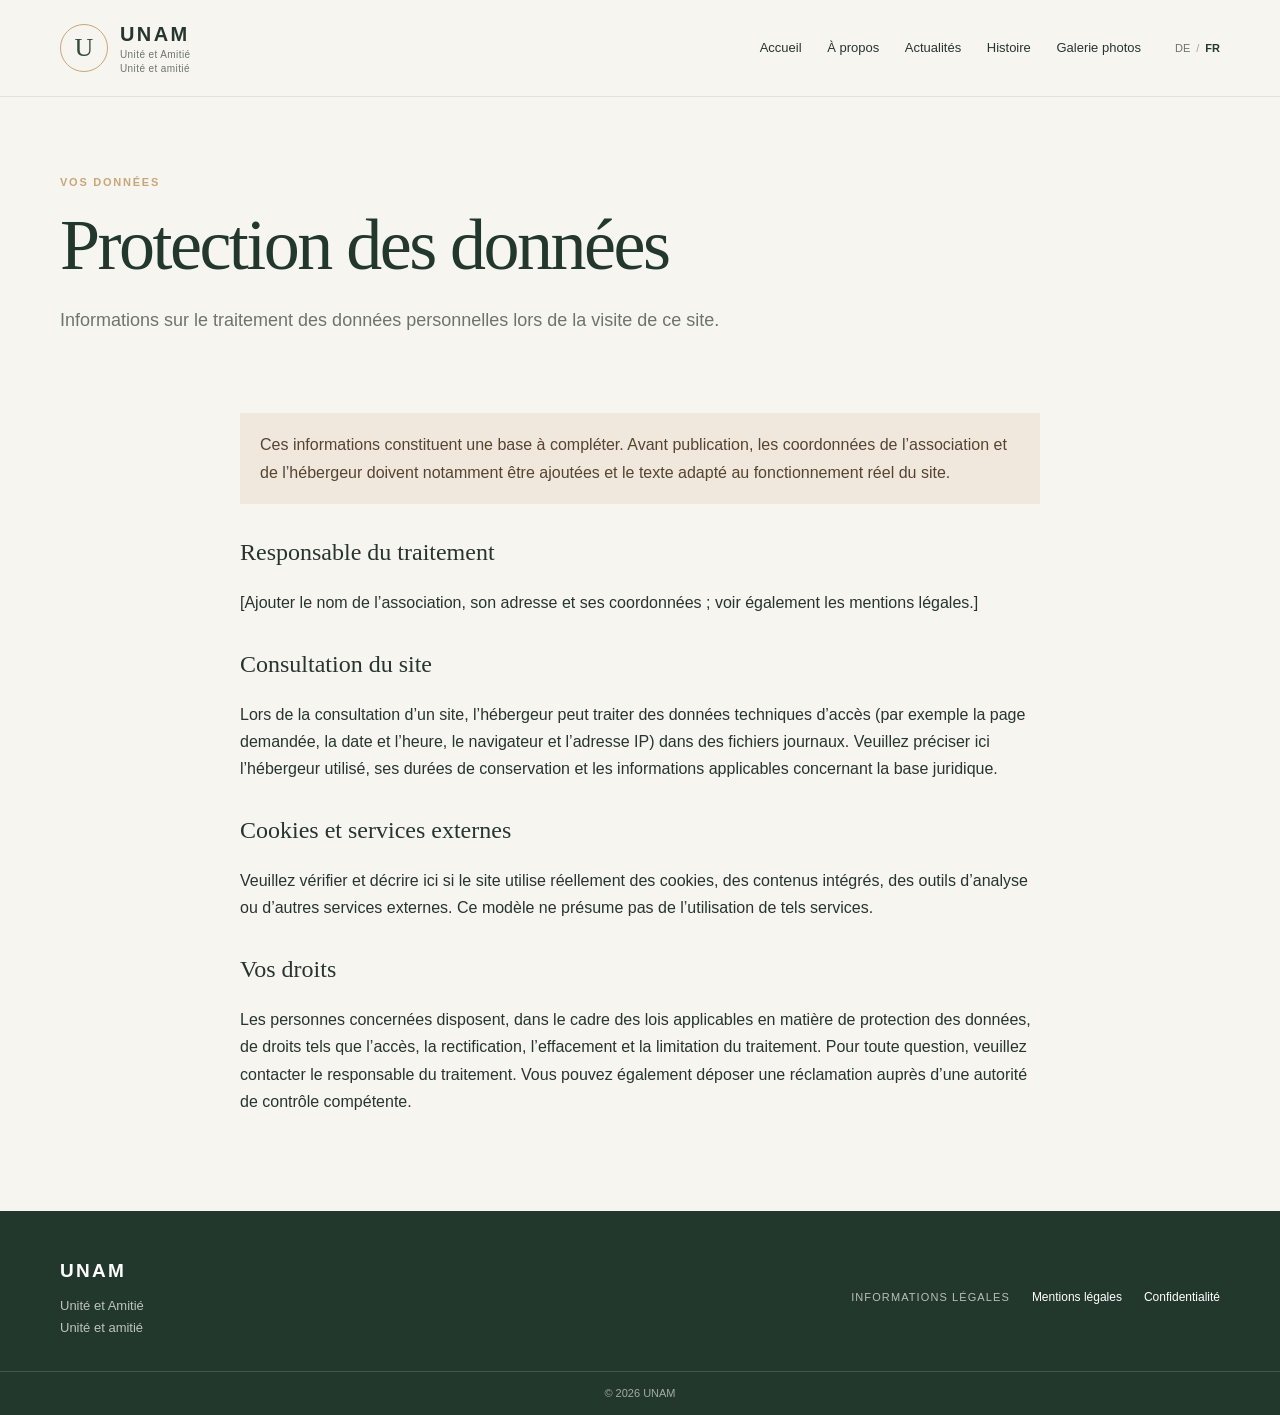
<file: datenschutz-fr.html>
<!DOCTYPE html>
<html lang="fr">
<head>
    <meta charset="UTF-8">
    <meta name="viewport" content="width=device-width, initial-scale=1.0">
    <meta name="description" content="Protection des données du site UNAM et informations sur le traitement des données personnelles.">
    <title>Confidentialité — UNAM</title>
    <link rel="stylesheet" href="style.css">
</head>
<body>
    <header class="site-header">
        <div class="container header-container">
            <a class="brand" href="index-fr.html" aria-label="UNAM — Unité et Amitié">
                <span class="brand-mark" aria-hidden="true">U</span>
                <span class="brand-copy">
                    <strong>UNAM</strong>
                    <span>Unité et Amitié</span>
                    <span>Unité et amitié</span>
                </span>
            </a>
            <button class="menu-toggle" type="button" aria-expanded="false" aria-controls="main-menu" data-open-label="Ouvrir le menu" data-close-label="Fermer le menu">
                <span class="sr-only">Ouvrir le menu</span>
                <span aria-hidden="true" class="menu-icon"></span>
            </button>
            <nav class="site-nav" aria-label="Navigation principale">
                <ul class="menu" id="main-menu">
                    <li><a href="index-fr.html">Accueil</a></li>
                    <li><a href="about-fr.html">À propos</a></li>
                    <li><a href="aktuelles-fr.html">Actualités</a></li>
                    <li><a href="historie-fr.html">Histoire</a></li>
                    <li><a href="galerie-fr.html">Galerie photos</a></li>
                </ul>
            </nav>
            <div class="language-switch" aria-label="Choisir la langue">
                <a href="datenschutz.html" lang="de">DE</a>
                <span aria-hidden="true">/</span>
                <a href="datenschutz-fr.html" lang="fr" aria-current="true">FR</a>
            </div>
        </div>
    </header>

    <main class="page-main">
        <section class="page-hero container">
            <p class="eyebrow">Vos données</p>
            <h1>Protection des données</h1>
            <p class="page-lead">Informations sur le traitement des données personnelles lors de la visite de ce site.</p>
        </section>

        <section class="container legal-content">
            <p class="legal-notice">Ces informations constituent une base à compléter. Avant publication, les coordonnées de l’association et de l’hébergeur doivent notamment être ajoutées et le texte adapté au fonctionnement réel du site.</p>

            <h2>Responsable du traitement</h2>
            <p>[Ajouter le nom de l’association, son adresse et ses coordonnées ; voir également les mentions légales.]</p>

            <h2>Consultation du site</h2>
            <p>Lors de la consultation d’un site, l’hébergeur peut traiter des données techniques d’accès (par exemple la page demandée, la date et l’heure, le navigateur et l’adresse IP) dans des fichiers journaux. Veuillez préciser ici l’hébergeur utilisé, ses durées de conservation et les informations applicables concernant la base juridique.</p>

            <h2>Cookies et services externes</h2>
            <p>Veuillez vérifier et décrire ici si le site utilise réellement des cookies, des contenus intégrés, des outils d’analyse ou d’autres services externes. Ce modèle ne présume pas de l’utilisation de tels services.</p>

            <h2>Vos droits</h2>
            <p>Les personnes concernées disposent, dans le cadre des lois applicables en matière de protection des données, de droits tels que l’accès, la rectification, l’effacement et la limitation du traitement. Pour toute question, veuillez contacter le responsable du traitement. Vous pouvez également déposer une réclamation auprès d’une autorité de contrôle compétente.</p>
        </section>
    </main>

    <footer>
        <div class="container footer-container">
            <div class="footer-section">
                <a class="footer-brand" href="index-fr.html">UNAM</a>
                <p>Unité et Amitié<br>Unité et amitié</p>
            </div>
            <div class="footer-section footer-legal">
                <h2>Informations légales</h2>
                <a href="impressum-fr.html">Mentions légales</a>
                <a href="datenschutz-fr.html">Confidentialité</a>
            </div>
        </div>
        <div class="footer-bottom"><p>© 2026 UNAM</p></div>
    </footer>

    <script>
        (function () {
            var button = document.querySelector('.menu-toggle');
            var menu = document.getElementById('main-menu');
            if (!button || !menu) return;
            button.addEventListener('click', function () {
                var isOpen = button.getAttribute('aria-expanded') === 'true';
                button.setAttribute('aria-expanded', String(!isOpen));
                menu.classList.toggle('is-open', !isOpen);
                button.closest('.header-container').querySelector('.site-nav').classList.toggle('is-open', !isOpen);
                button.querySelector('.sr-only').textContent = isOpen
                    ? button.getAttribute('data-open-label')
                    : button.getAttribute('data-close-label');
            });
        }());
    </script>
</body>
</html>
</file>
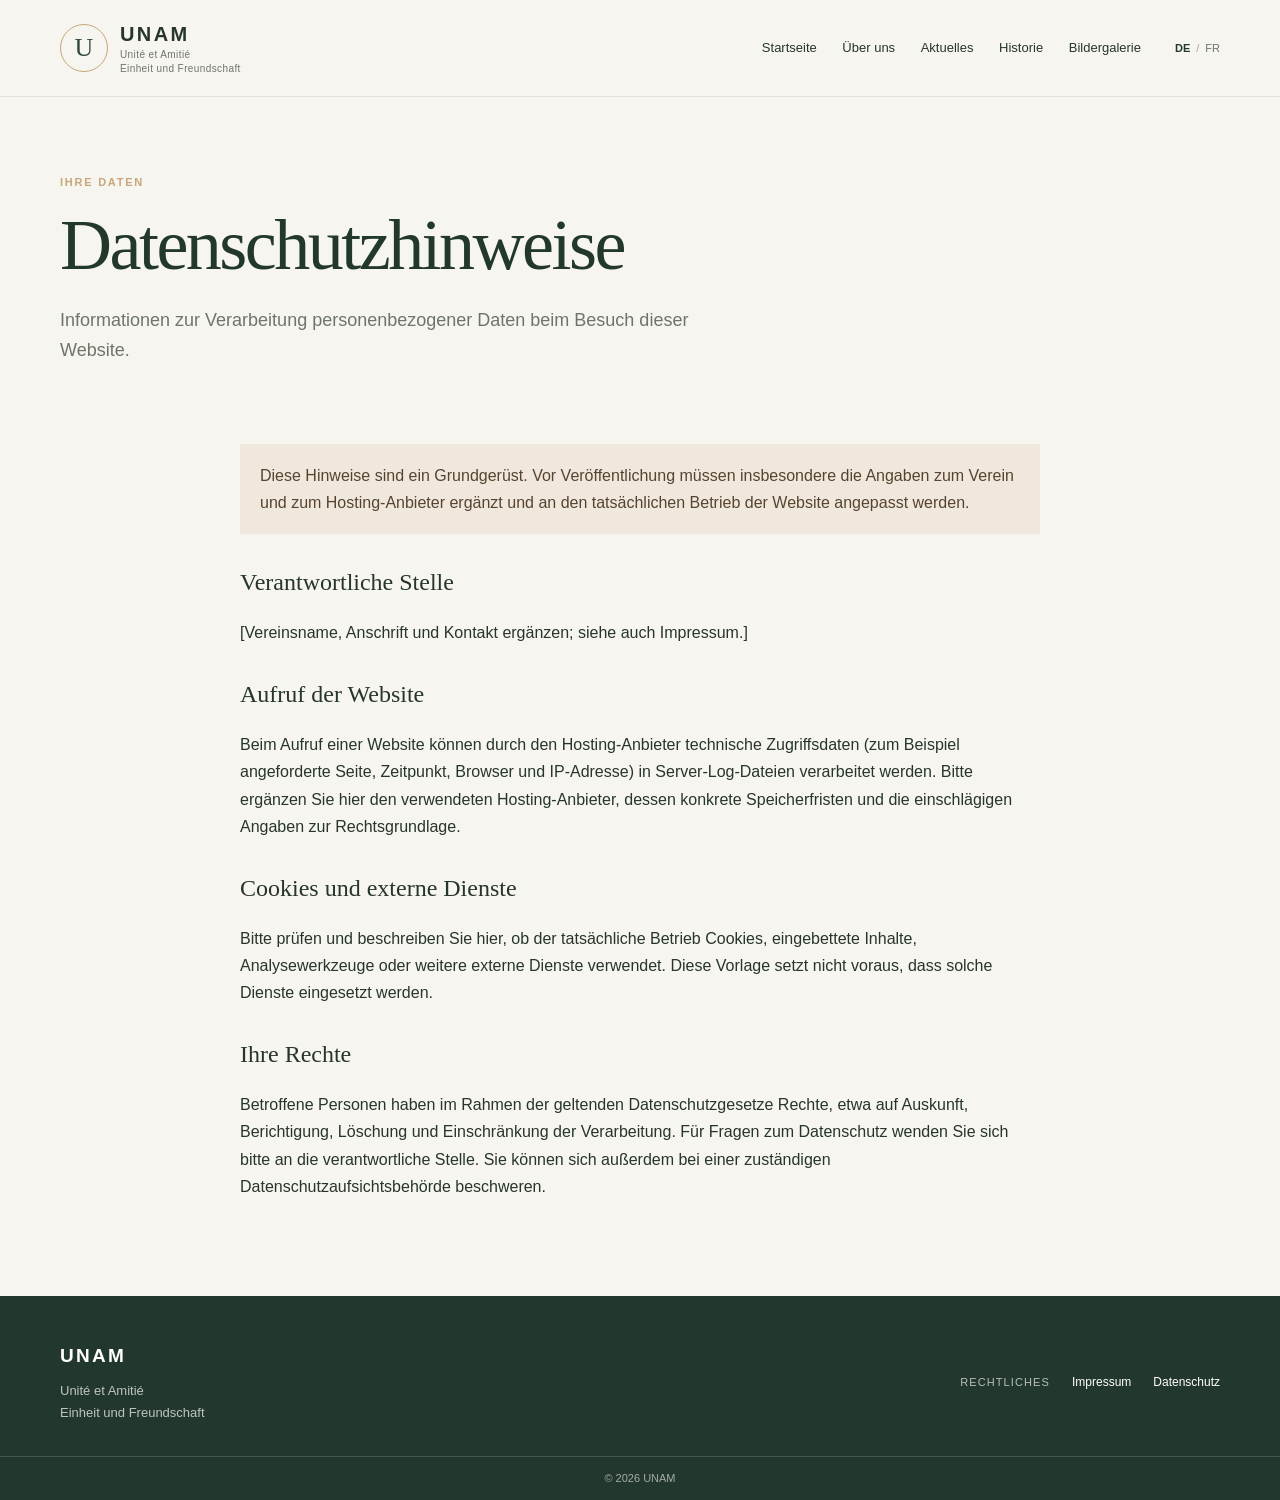
<file: datenschutz.html>
<!DOCTYPE html>
<html lang="de">
<head>
    <meta charset="UTF-8">
    <meta name="viewport" content="width=device-width, initial-scale=1.0">
    <meta name="description" content="Datenschutzhinweise zur UNAM-Website und Hinweise zur Datenverarbeitung.">
    <title>Datenschutz — UNAM</title>
    <link rel="stylesheet" href="style.css">
</head>
<body>
    <header class="site-header">
        <div class="container header-container">
            <a class="brand" href="index.html" aria-label="UNAM — Unité et Amitié">
                <span class="brand-mark" aria-hidden="true">U</span>
                <span class="brand-copy">
                    <strong>UNAM</strong>
                    <span>Unité et Amitié</span>
                    <span>Einheit und Freundschaft</span>
                </span>
            </a>
            <button class="menu-toggle" type="button" aria-expanded="false" aria-controls="main-menu" data-open-label="Menü öffnen" data-close-label="Menü schließen">
                <span class="sr-only">Menü öffnen</span>
                <span aria-hidden="true" class="menu-icon"></span>
            </button>
            <nav class="site-nav" aria-label="Hauptnavigation">
                <ul class="menu" id="main-menu">
                    <li><a href="index.html">Startseite</a></li>
                    <li><a href="about.html">Über uns</a></li>
                    <li><a href="aktuelles.html">Aktuelles</a></li>
                    <li><a href="historie.html">Historie</a></li>
                    <li><a href="galerie.html">Bildergalerie</a></li>
                </ul>
            </nav>
            <div class="language-switch" aria-label="Sprache wählen">
                <a href="datenschutz.html" lang="de" aria-current="true">DE</a>
                <span aria-hidden="true">/</span>
                <a href="datenschutz-fr.html" lang="fr">FR</a>
            </div>
        </div>
    </header>

    <main class="page-main">
        <section class="page-hero container">
            <p class="eyebrow">Ihre Daten</p>
            <h1>Datenschutzhinweise</h1>
            <p class="page-lead">Informationen zur Verarbeitung personenbezogener Daten beim Besuch dieser Website.</p>
        </section>

        <section class="container legal-content">
            <p class="legal-notice">Diese Hinweise sind ein Grundgerüst. Vor Veröffentlichung müssen insbesondere die Angaben zum Verein und zum Hosting-Anbieter ergänzt und an den tatsächlichen Betrieb der Website angepasst werden.</p>

            <h2>Verantwortliche Stelle</h2>
            <p>[Vereinsname, Anschrift und Kontakt ergänzen; siehe auch Impressum.]</p>

            <h2>Aufruf der Website</h2>
            <p>Beim Aufruf einer Website können durch den Hosting-Anbieter technische Zugriffsdaten (zum Beispiel angeforderte Seite, Zeitpunkt, Browser und IP-Adresse) in Server-Log-Dateien verarbeitet werden. Bitte ergänzen Sie hier den verwendeten Hosting-Anbieter, dessen konkrete Speicherfristen und die einschlägigen Angaben zur Rechtsgrundlage.</p>

            <h2>Cookies und externe Dienste</h2>
            <p>Bitte prüfen und beschreiben Sie hier, ob der tatsächliche Betrieb Cookies, eingebettete Inhalte, Analysewerkzeuge oder weitere externe Dienste verwendet. Diese Vorlage setzt nicht voraus, dass solche Dienste eingesetzt werden.</p>

            <h2>Ihre Rechte</h2>
            <p>Betroffene Personen haben im Rahmen der geltenden Datenschutzgesetze Rechte, etwa auf Auskunft, Berichtigung, Löschung und Einschränkung der Verarbeitung. Für Fragen zum Datenschutz wenden Sie sich bitte an die verantwortliche Stelle. Sie können sich außerdem bei einer zuständigen Datenschutzaufsichtsbehörde beschweren.</p>
        </section>
    </main>

    <footer>
        <div class="container footer-container">
            <div class="footer-section">
                <a class="footer-brand" href="index.html">UNAM</a>
                <p>Unité et Amitié<br>Einheit und Freundschaft</p>
            </div>
            <div class="footer-section footer-legal">
                <h2>Rechtliches</h2>
                <a href="impressum.html">Impressum</a>
                <a href="datenschutz.html">Datenschutz</a>
            </div>
        </div>
        <div class="footer-bottom"><p>© 2026 UNAM</p></div>
    </footer>

    <script>
        (function () {
            var button = document.querySelector('.menu-toggle');
            var menu = document.getElementById('main-menu');
            if (!button || !menu) return;
            button.addEventListener('click', function () {
                var isOpen = button.getAttribute('aria-expanded') === 'true';
                button.setAttribute('aria-expanded', String(!isOpen));
                menu.classList.toggle('is-open', !isOpen);
                button.closest('.header-container').querySelector('.site-nav').classList.toggle('is-open', !isOpen);
                button.querySelector('.sr-only').textContent = isOpen
                    ? button.getAttribute('data-open-label')
                    : button.getAttribute('data-close-label');
            });
        }());
    </script>
</body>
</html>
</file>
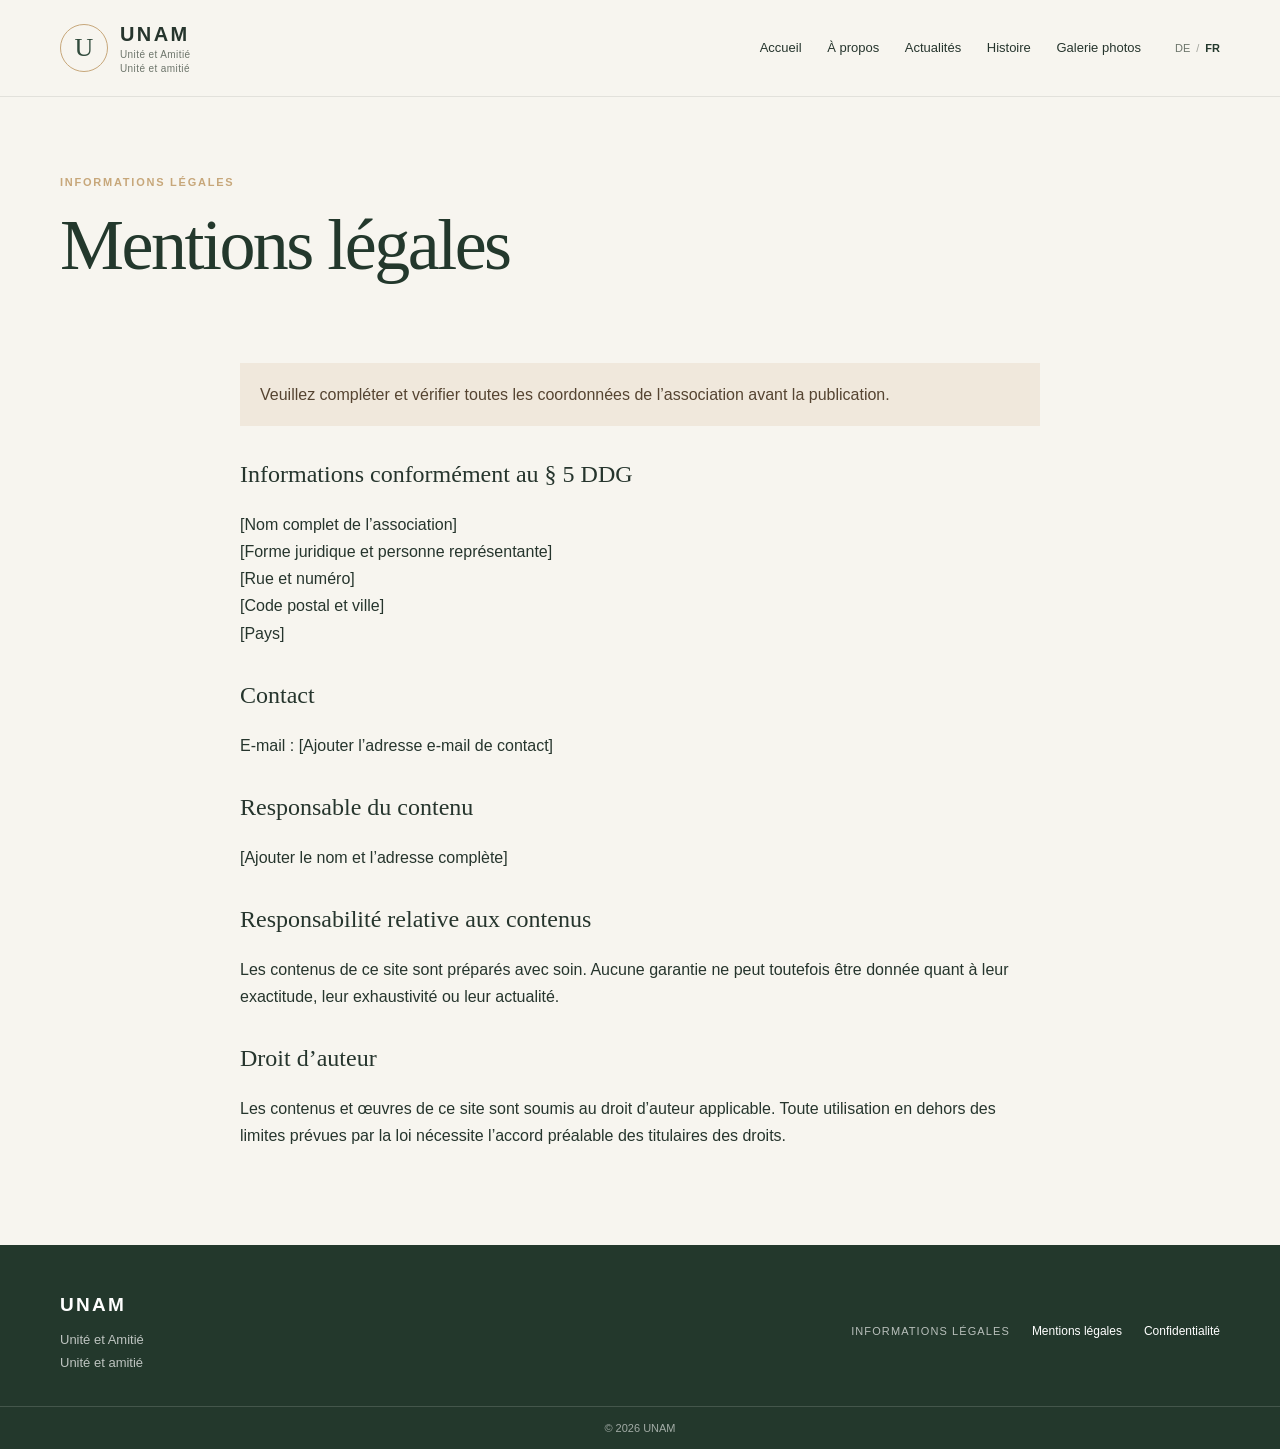
<file: impressum-fr.html>
<!DOCTYPE html>
<html lang="fr">
<head>
    <meta charset="UTF-8">
    <meta name="viewport" content="width=device-width, initial-scale=1.0">
    <meta name="description" content="Mentions légales et informations juridiques du site UNAM.">
    <title>Mentions légales — UNAM</title>
    <link rel="stylesheet" href="style.css">
</head>
<body>
    <header class="site-header">
        <div class="container header-container">
            <a class="brand" href="index-fr.html" aria-label="UNAM — Unité et Amitié">
                <span class="brand-mark" aria-hidden="true">U</span>
                <span class="brand-copy">
                    <strong>UNAM</strong>
                    <span>Unité et Amitié</span>
                    <span>Unité et amitié</span>
                </span>
            </a>
            <button class="menu-toggle" type="button" aria-expanded="false" aria-controls="main-menu" data-open-label="Ouvrir le menu" data-close-label="Fermer le menu">
                <span class="sr-only">Ouvrir le menu</span>
                <span aria-hidden="true" class="menu-icon"></span>
            </button>
            <nav class="site-nav" aria-label="Navigation principale">
                <ul class="menu" id="main-menu">
                    <li><a href="index-fr.html">Accueil</a></li>
                    <li><a href="about-fr.html">À propos</a></li>
                    <li><a href="aktuelles-fr.html">Actualités</a></li>
                    <li><a href="historie-fr.html">Histoire</a></li>
                    <li><a href="galerie-fr.html">Galerie photos</a></li>
                </ul>
            </nav>
            <div class="language-switch" aria-label="Choisir la langue">
                <a href="impressum.html" lang="de">DE</a>
                <span aria-hidden="true">/</span>
                <a href="impressum-fr.html" lang="fr" aria-current="true">FR</a>
            </div>
        </div>
    </header>

    <main class="page-main">
        <section class="page-hero container">
            <p class="eyebrow">Informations légales</p>
            <h1>Mentions légales</h1>
        </section>

        <section class="container legal-content">
            <p class="legal-notice">Veuillez compléter et vérifier toutes les coordonnées de l’association avant la publication.</p>

            <h2>Informations conformément au § 5 DDG</h2>
            <p>[Nom complet de l’association]<br>[Forme juridique et personne représentante]<br>[Rue et numéro]<br>[Code postal et ville]<br>[Pays]</p>

            <h2>Contact</h2>
            <p>E-mail : [Ajouter l’adresse e-mail de contact]</p>

            <h2>Responsable du contenu</h2>
            <p>[Ajouter le nom et l’adresse complète]</p>

            <h2>Responsabilité relative aux contenus</h2>
            <p>Les contenus de ce site sont préparés avec soin. Aucune garantie ne peut toutefois être donnée quant à leur exactitude, leur exhaustivité ou leur actualité.</p>

            <h2>Droit d’auteur</h2>
            <p>Les contenus et œuvres de ce site sont soumis au droit d’auteur applicable. Toute utilisation en dehors des limites prévues par la loi nécessite l’accord préalable des titulaires des droits.</p>
        </section>
    </main>

    <footer>
        <div class="container footer-container">
            <div class="footer-section">
                <a class="footer-brand" href="index-fr.html">UNAM</a>
                <p>Unité et Amitié<br>Unité et amitié</p>
            </div>
            <div class="footer-section footer-legal">
                <h2>Informations légales</h2>
                <a href="impressum-fr.html">Mentions légales</a>
                <a href="datenschutz-fr.html">Confidentialité</a>
            </div>
        </div>
        <div class="footer-bottom"><p>© 2026 UNAM</p></div>
    </footer>

    <script>
        (function () {
            var button = document.querySelector('.menu-toggle');
            var menu = document.getElementById('main-menu');
            if (!button || !menu) return;
            button.addEventListener('click', function () {
                var isOpen = button.getAttribute('aria-expanded') === 'true';
                button.setAttribute('aria-expanded', String(!isOpen));
                menu.classList.toggle('is-open', !isOpen);
                button.closest('.header-container').querySelector('.site-nav').classList.toggle('is-open', !isOpen);
                button.querySelector('.sr-only').textContent = isOpen
                    ? button.getAttribute('data-open-label')
                    : button.getAttribute('data-close-label');
            });
        }());
    </script>
</body>
</html>
</file>
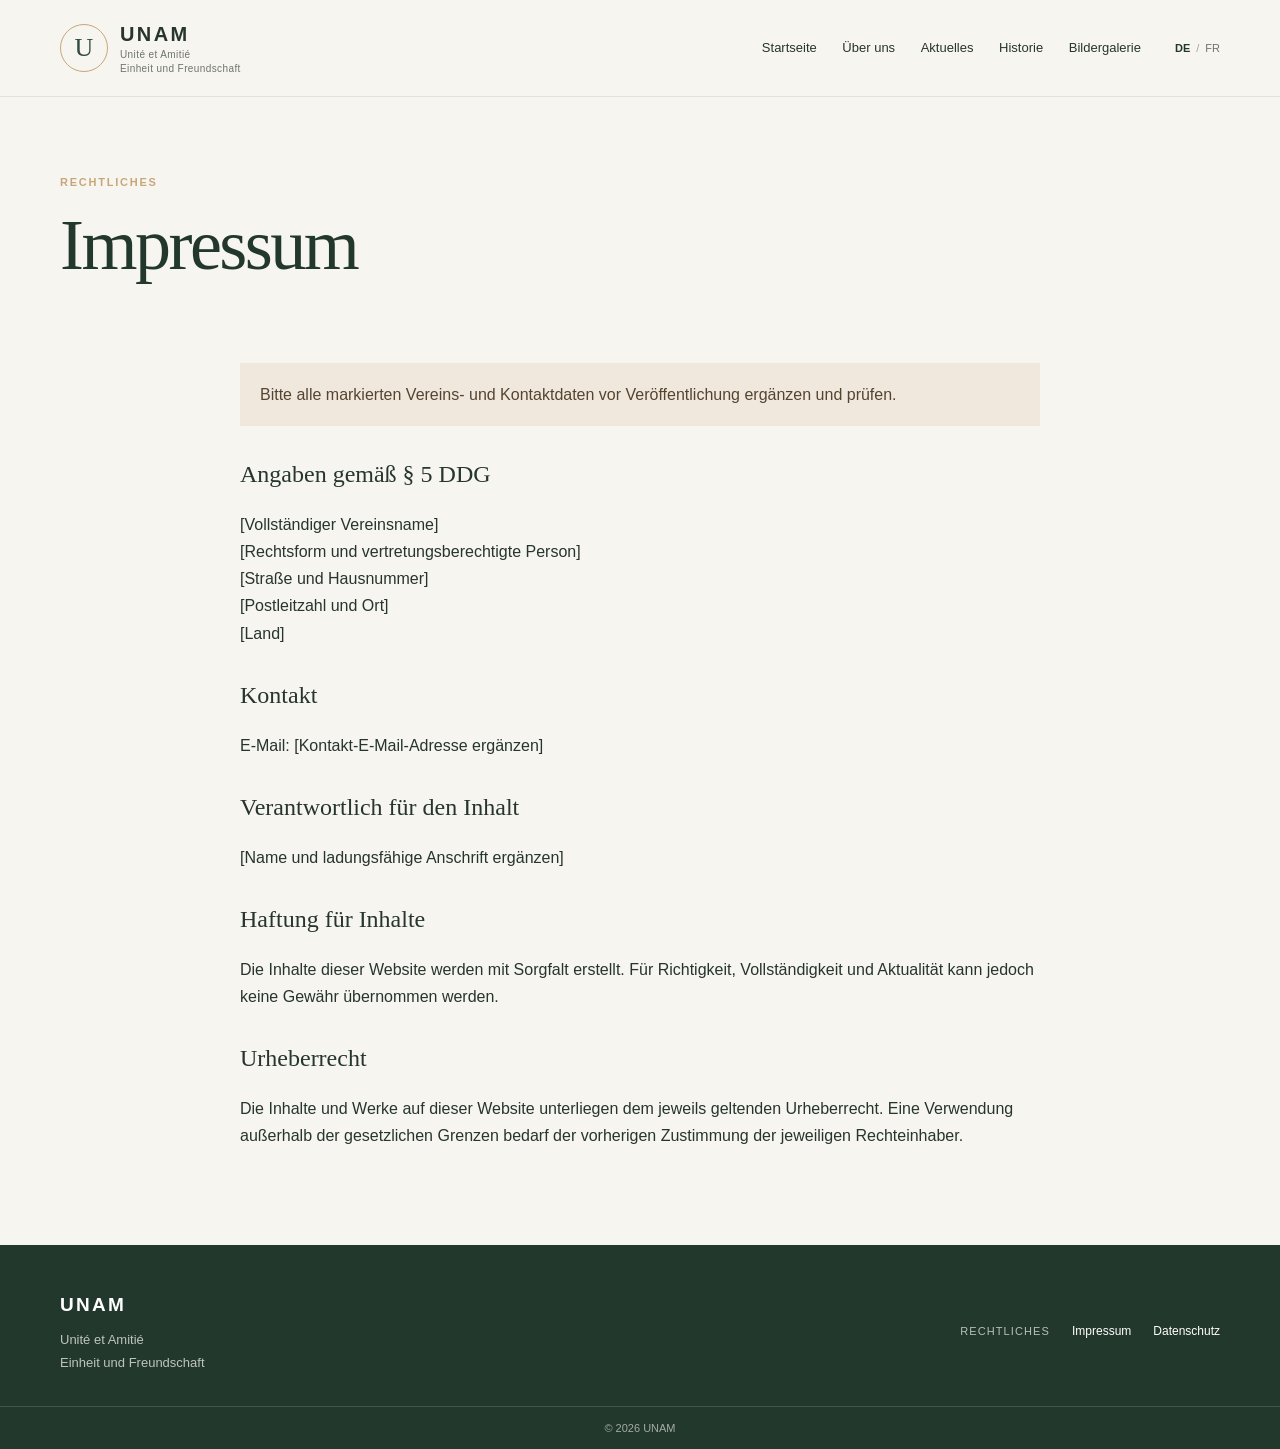
<file: impressum.html>
<!DOCTYPE html>
<html lang="de">
<head>
    <meta charset="UTF-8">
    <meta name="viewport" content="width=device-width, initial-scale=1.0">
    <meta name="description" content="Impressum und rechtliche Angaben zur UNAM-Website.">
    <title>Impressum — UNAM</title>
    <link rel="stylesheet" href="style.css">
</head>
<body>
    <header class="site-header">
        <div class="container header-container">
            <a class="brand" href="index.html" aria-label="UNAM — Unité et Amitié">
                <span class="brand-mark" aria-hidden="true">U</span>
                <span class="brand-copy">
                    <strong>UNAM</strong>
                    <span>Unité et Amitié</span>
                    <span>Einheit und Freundschaft</span>
                </span>
            </a>
            <button class="menu-toggle" type="button" aria-expanded="false" aria-controls="main-menu" data-open-label="Menü öffnen" data-close-label="Menü schließen">
                <span class="sr-only">Menü öffnen</span>
                <span aria-hidden="true" class="menu-icon"></span>
            </button>
            <nav class="site-nav" aria-label="Hauptnavigation">
                <ul class="menu" id="main-menu">
                    <li><a href="index.html">Startseite</a></li>
                    <li><a href="about.html">Über uns</a></li>
                    <li><a href="aktuelles.html">Aktuelles</a></li>
                    <li><a href="historie.html">Historie</a></li>
                    <li><a href="galerie.html">Bildergalerie</a></li>
                </ul>
            </nav>
            <div class="language-switch" aria-label="Sprache wählen">
                <a href="impressum.html" lang="de" aria-current="true">DE</a>
                <span aria-hidden="true">/</span>
                <a href="impressum-fr.html" lang="fr">FR</a>
            </div>
        </div>
    </header>

    <main class="page-main">
        <section class="page-hero container">
            <p class="eyebrow">Rechtliches</p>
            <h1>Impressum</h1>
        </section>

        <section class="container legal-content">
            <p class="legal-notice">Bitte alle markierten Vereins- und Kontaktdaten vor Veröffentlichung ergänzen und prüfen.</p>

            <h2>Angaben gemäß § 5 DDG</h2>
            <p>[Vollständiger Vereinsname]<br>[Rechtsform und vertretungsberechtigte Person]<br>[Straße und Hausnummer]<br>[Postleitzahl und Ort]<br>[Land]</p>

            <h2>Kontakt</h2>
            <p>E-Mail: [Kontakt-E-Mail-Adresse ergänzen]</p>

            <h2>Verantwortlich für den Inhalt</h2>
            <p>[Name und ladungsfähige Anschrift ergänzen]</p>

            <h2>Haftung für Inhalte</h2>
            <p>Die Inhalte dieser Website werden mit Sorgfalt erstellt. Für Richtigkeit, Vollständigkeit und Aktualität kann jedoch keine Gewähr übernommen werden.</p>

            <h2>Urheberrecht</h2>
            <p>Die Inhalte und Werke auf dieser Website unterliegen dem jeweils geltenden Urheberrecht. Eine Verwendung außerhalb der gesetzlichen Grenzen bedarf der vorherigen Zustimmung der jeweiligen Rechteinhaber.</p>
        </section>
    </main>

    <footer>
        <div class="container footer-container">
            <div class="footer-section">
                <a class="footer-brand" href="index.html">UNAM</a>
                <p>Unité et Amitié<br>Einheit und Freundschaft</p>
            </div>
            <div class="footer-section footer-legal">
                <h2>Rechtliches</h2>
                <a href="impressum.html">Impressum</a>
                <a href="datenschutz.html">Datenschutz</a>
            </div>
        </div>
        <div class="footer-bottom"><p>© 2026 UNAM</p></div>
    </footer>

    <script>
        (function () {
            var button = document.querySelector('.menu-toggle');
            var menu = document.getElementById('main-menu');
            if (!button || !menu) return;
            button.addEventListener('click', function () {
                var isOpen = button.getAttribute('aria-expanded') === 'true';
                button.setAttribute('aria-expanded', String(!isOpen));
                menu.classList.toggle('is-open', !isOpen);
                button.closest('.header-container').querySelector('.site-nav').classList.toggle('is-open', !isOpen);
                button.querySelector('.sr-only').textContent = isOpen
                    ? button.getAttribute('data-open-label')
                    : button.getAttribute('data-close-label');
            });
        }());
    </script>
</body>
</html>
</file>
<file: style.css>
:root {
    color-scheme: light;
    --ink: #26352d;
    --muted: #6d756b;
    --green: #314b3c;
    --green-dark: #23382c;
    --sage: #e8ebe2;
    --cream: #f7f5ef;
    --sand: #c7a77a;
    --white: #fff;
    --line: #d9ddd4;
    font-family: 'Trebuchet MS', Arial, sans-serif;
    font-synthesis: none;
    text-rendering: optimizeLegibility;
}

* {
    box-sizing: border-box;
}

body {
    margin: 0;
    background: var(--cream);
    color: var(--ink);
    font-size: 16px;
    line-height: 1.7;
}

img {
    display: block;
    max-width: 100%;
}

a {
    color: inherit;
}

a:focus-visible,
button:focus-visible {
    outline: 3px solid var(--sand);
    outline-offset: 4px;
}

.container {
    width: min(1160px, calc(100% - 48px));
    margin-inline: auto;
}

.sr-only {
    position: absolute;
    width: 1px;
    height: 1px;
    padding: 0;
    margin: -1px;
    overflow: hidden;
    clip: rect(0, 0, 0, 0);
    white-space: nowrap;
    border: 0;
}

/* Header and navigation */
.site-header {
    position: relative;
    z-index: 2;
    background: var(--cream);
    border-bottom: 1px solid rgba(38, 53, 45, .1);
}

.header-container {
    min-height: 96px;
    display: flex;
    align-items: center;
    gap: 34px;
}

.brand {
    display: inline-flex;
    align-items: center;
    gap: 12px;
    text-decoration: none;
    flex-shrink: 0;
}

.brand-mark {
    width: 48px;
    height: 48px;
    display: grid;
    place-items: center;
    border: 1px solid var(--sand);
    border-radius: 50%;
    color: var(--green);
    font-family: Georgia, serif;
    font-size: 26px;
}

.brand-copy {
    display: grid;
    line-height: 1.35;
}

.brand-copy strong {
    font-size: 20px;
    letter-spacing: .12em;
}

.brand-copy span {
    color: var(--muted);
    font-size: 10px;
    letter-spacing: .04em;
}

.site-nav {
    margin-left: auto;
}

.menu {
    display: flex;
    align-items: center;
    gap: clamp(12px, 2vw, 28px);
    margin: 0;
    padding: 0;
    list-style: none;
}

.menu a {
    display: block;
    padding: 10px 0;
    color: var(--ink);
    font-size: 13px;
    text-decoration: none;
    white-space: nowrap;
}

.menu a:hover,
.menu a[aria-current="page"] {
    color: var(--green);
    box-shadow: inset 0 -2px var(--sand);
}

.language-switch {
    display: flex;
    align-items: center;
    gap: 6px;
    color: #a3a69e;
    font-size: 11px;
}

.language-switch a {
    color: var(--muted);
    text-decoration: none;
}

.language-switch a[aria-current="true"] {
    color: var(--green-dark);
    font-weight: 800;
}

.menu-toggle {
    display: none;
}

/* Home */
.hero {
    position: relative;
    min-height: 550px;
    display: flex;
    align-items: center;
    overflow: hidden;
    background: var(--green-dark);
    color: var(--white);
}

.hero-image,
.hero-shade {
    position: absolute;
    inset: 0;
}

.hero-image {
    background: url('bilder/startseite/unam-001.jpg') center 48% / cover no-repeat;
    opacity: .62;
}

.hero-shade {
    background: linear-gradient(90deg, rgba(24, 42, 31, .88) 0%, rgba(24, 42, 31, .55) 55%, rgba(24, 42, 31, .05) 100%);
}

.hero-content {
    position: relative;
    z-index: 1;
    padding-block: 82px;
}

.eyebrow {
    margin: 0 0 14px;
    color: var(--sand);
    font-size: 11px;
    font-weight: 800;
    letter-spacing: .16em;
    text-transform: uppercase;
}

.hero h1,
.page-hero h1 {
    max-width: 760px;
    margin: 0;
    font-family: Georgia, 'Times New Roman', serif;
    font-size: clamp(42px, 6vw, 72px);
    font-weight: 400;
    letter-spacing: -.035em;
    line-height: 1.1;
}

.hero-lead {
    margin: 18px 0 30px;
    font-size: clamp(17px, 2vw, 21px);
}

.button {
    display: inline-flex;
    align-items: center;
    gap: 10px;
    min-height: 48px;
    padding: 0 19px;
    border-radius: 999px;
    text-decoration: none;
    transition: background .2s ease, color .2s ease, transform .2s ease;
}

.button-light {
    background: var(--cream);
    color: var(--green-dark);
}

.button-light:hover {
    background: var(--sand);
    transform: translateY(-1px);
}

.hero-caption {
    position: absolute;
    right: 28px;
    bottom: 22px;
    color: rgba(255, 255, 255, .78);
    font-size: 11px;
    letter-spacing: .08em;
}

.intro-section {
    display: grid;
    grid-template-columns: 1fr 1fr;
    gap: 10%;
    padding-block: 94px;
}

.section-heading h2,
.about-copy h2,
.gallery-heading h2,
.history-topics h2 {
    margin: 0;
    font-family: Georgia, 'Times New Roman', serif;
    font-size: clamp(29px, 4vw, 43px);
    font-weight: 400;
    line-height: 1.2;
}

.intro-copy {
    align-self: end;
    max-width: 510px;
    color: var(--muted);
}

.intro-copy p:first-child {
    margin-top: 0;
    color: var(--ink);
    font-size: 18px;
}

.explore-section {
    padding-block: 78px 92px;
    background: var(--sage);
}

.section-heading-row {
    display: flex;
    align-items: end;
    justify-content: space-between;
    gap: 24px;
    margin-bottom: 32px;
}

.section-heading-row > p {
    max-width: 360px;
    margin: 0 0 5px;
    color: var(--muted);
}

.feature-grid {
    display: grid;
    grid-template-columns: repeat(4, 1fr);
    gap: 14px;
}

.feature-card {
    position: relative;
    min-height: 225px;
    padding: 24px;
    background: rgba(255, 255, 255, .66);
    border: 1px solid rgba(49, 75, 60, .08);
    border-radius: 18px;
    box-shadow: 0 10px 18px rgba(35, 56, 44, .04);
    text-decoration: none;
    transition: transform .2s ease, background .2s ease, box-shadow .2s ease;
}

.feature-card:hover {
    transform: translateY(-4px);
    background: var(--white);
    box-shadow: 0 14px 26px rgba(35, 56, 44, .08);
}

.card-number {
    color: #9b8060;
    font-size: 11px;
    letter-spacing: .1em;
}

.feature-card h3 {
    margin: 28px 0 5px;
    font-family: Georgia, 'Times New Roman', serif;
    font-size: 24px;
    font-weight: 400;
}

.feature-card p {
    max-width: 220px;
    margin: 0;
    color: var(--muted);
    font-size: 13px;
}

.card-arrow {
    position: absolute;
    right: 20px;
    bottom: 20px;
    color: var(--green);
}

/* Content pages */
.page-main {
    min-height: 55vh;
}

.page-hero {
    padding-block: 76px 62px;
}

.page-hero h1 {
    color: var(--green-dark);
}

.page-lead {
    max-width: 700px;
    margin: 20px 0 0;
    color: var(--muted);
    font-size: 18px;
}

.about-layout {
    display: grid;
    grid-template-columns: 1fr 1fr;
    align-items: center;
    gap: 8%;
    padding-bottom: 90px;
}

.about-photo img {
    width: 100%;
    max-height: 480px;
    object-fit: cover;
}

.about-copy h2 {
    margin-bottom: 22px;
}

.about-copy > p:not(.eyebrow) {
    color: var(--muted);
}

.values-band {
    padding-block: 66px;
    background: var(--sage);
}

.values-grid {
    display: grid;
    grid-template-columns: repeat(3, 1fr);
    gap: 38px;
}

.about-value-link {
    display: block;
    color: inherit;
    text-decoration: none;
}

.about-value-link:hover h2 {
    text-decoration: underline;
    text-decoration-color: var(--sand);
    text-underline-offset: 5px;
}

.values-grid h2 {
    margin: 10px 0 4px;
    font-family: Georgia, 'Times New Roman', serif;
    font-size: 26px;
    font-weight: 400;
}

.values-grid p {
    margin: 0;
    color: var(--muted);
    font-size: 14px;
}

.updates-grid {
    display: grid;
    grid-template-columns: repeat(2, 1fr);
    gap: 16px;
}

.update-card {
    min-height: 190px;
    padding: 25px 28px;
    background: var(--white);
    border: 1px solid var(--line);
}

.update-icon {
    color: #9b8060;
    font-size: 20px;
}

.update-card h2 {
    margin: 14px 0 6px;
    font-family: Georgia, 'Times New Roman', serif;
    font-size: 23px;
    font-weight: 400;
}

.update-card p,
.content-note {
    color: var(--muted);
    font-size: 14px;
}

.news-articles {
    padding-bottom: 70px;
}

.about-articles {
    padding-block: 0;
}

.about-articles .news-article:first-child {
    border-top: 0;
}

.about-articles .news-article {
    scroll-margin-top: 24px;
}

.news-article {
    display: grid;
    grid-template-columns: 2fr 1fr;
    align-items: start;
    gap: 48px;
    padding-block: 34px;
    border-top: 1px solid var(--line);
}

.news-article-copy .eyebrow {
    margin-bottom: 10px;
}

.news-article h2 {
    margin: 0 0 14px;
    color: var(--green-dark);
    font-family: Georgia, 'Times New Roman', serif;
    font-size: clamp(25px, 3vw, 34px);
    font-weight: 400;
    line-height: 1.2;
}

.news-article-copy > p:not(.eyebrow) {
    margin: 0;
    color: var(--muted);
}

.news-article img {
    width: 100%;
    height: clamp(240px, 30vw, 380px);
    object-fit: cover;
}

.content-note {
    padding-block: 24px 74px;
}

.history-content {
    display: grid;
    grid-template-columns: 1fr 1fr;
    gap: 48px 10%;
    padding-bottom: 90px;
}

.history-intro {
    color: var(--muted);
    font-size: 18px;
}

.history-topics h2 {
    font-size: 27px;
}

.history-topics ul {
    padding-left: 20px;
    color: var(--muted);
}

.history-topics li {
    padding-block: 5px;
}

.empty-state {
    grid-column: 1 / -1;
    padding: 35px;
    background: var(--sage);
    text-align: center;
}

.empty-mark {
    color: #9b8060;
    font-family: Georgia, 'Times New Roman', serif;
    font-size: 34px;
}

.empty-state h2 {
    margin: 5px 0;
    font-family: Georgia, 'Times New Roman', serif;
    font-size: 25px;
    font-weight: 400;
}

.empty-state p {
    max-width: 610px;
    margin: 0 auto;
    color: var(--muted);
}

.gallery-section {
    padding-bottom: 90px;
}

.gallery-heading {
    display: flex;
    align-items: end;
    justify-content: space-between;
    gap: 30px;
    margin-bottom: 24px;
}

.gallery-heading h2 {
    font-size: 30px;
}

.gallery-heading p {
    max-width: 510px;
    margin: 0;
    color: var(--muted);
    font-size: 14px;
}

.photo-grid {
    display: grid;
    grid-template-columns: repeat(2, 1fr);
    gap: 18px;
}

.photo-card {
    margin: 0;
    background: var(--white);
}

.photo-card img {
    width: 100%;
    aspect-ratio: 4 / 3;
    object-fit: cover;
}

.photo-card figcaption {
    padding: 13px 16px;
    color: var(--muted);
    font-size: 13px;
}

.archive-year {
    margin-top: 54px;
    padding-top: 28px;
    border-top: 1px solid var(--line);
}

.archive-year > h2 {
    margin: 0 0 24px;
    font-family: Georgia, 'Times New Roman', serif;
    font-size: 34px;
    font-weight: 400;
}

.archive-album + .archive-album {
    margin-top: 36px;
}

.archive-album h3 {
    margin: 0 0 15px;
    color: var(--green);
    font-family: Georgia, 'Times New Roman', serif;
    font-size: 24px;
    font-weight: 400;
}

.legal-content {
    max-width: 800px;
    padding-bottom: 80px;
}

.legal-content h2 {
    margin: 28px 0 8px;
    font-family: Georgia, 'Times New Roman', serif;
    font-size: 24px;
    font-weight: 400;
}

.legal-notice {
    padding: 18px 20px;
    background: #f0e8dc;
    color: #554431;
}

/* Footer */
footer {
    padding-top: 44px;
    background: var(--green-dark);
    color: rgba(255, 255, 255, .84);
}

.footer-container {
    display: flex;
    justify-content: space-between;
    gap: 30px;
    padding-bottom: 32px;
}

.footer-brand {
    color: var(--white);
    font-size: 19px;
    font-weight: 800;
    letter-spacing: .12em;
    text-decoration: none;
}

.footer-section p {
    margin: 8px 0 0;
    color: rgba(255, 255, 255, .7);
    font-size: 13px;
}

.footer-legal {
    display: flex;
    align-items: center;
    gap: 22px;
}

.footer-legal h2 {
    margin: 0;
    color: rgba(255, 255, 255, .68);
    font-size: 11px;
    font-weight: 400;
    letter-spacing: .1em;
    text-transform: uppercase;
}

.footer-legal a {
    color: var(--white);
    font-size: 12px;
    text-decoration: none;
}

.footer-legal a:hover {
    text-decoration: underline;
}

.footer-bottom {
    border-top: 1px solid rgba(255, 255, 255, .15);
    color: rgba(255, 255, 255, .58);
    font-size: 11px;
    text-align: center;
}

.footer-bottom p {
    margin: 0;
    padding: 12px;
}

@media (max-width: 980px) {
    .header-container {
        gap: 18px;
    }

    .menu {
        gap: 12px;
    }

    .menu a {
        font-size: 12px;
    }

    .brand-copy span {
        font-size: 9px;
    }

    .feature-grid {
        grid-template-columns: repeat(2, 1fr);
    }
}

@media (max-width: 760px) {
    .container {
        width: min(100% - 36px, 600px);
    }

    .header-container {
        position: relative;
        min-height: 78px;
        flex-wrap: wrap;
        justify-content: space-between;
        gap: 0;
    }

    .brand-mark {
        width: 42px;
        height: 42px;
    }

    .menu-toggle {
        width: 42px;
        height: 42px;
        display: grid;
        place-items: center;
        margin-left: auto;
        border: 1px solid var(--line);
        background: transparent;
        color: var(--green-dark);
        cursor: pointer;
    }

    .menu-icon,
    .menu-icon::before,
    .menu-icon::after {
        width: 18px;
        height: 1px;
        display: block;
        background: currentColor;
    }

    .menu-icon {
        position: relative;
    }

    .menu-icon::before,
    .menu-icon::after {
        position: absolute;
        left: 0;
        content: '';
    }

    .menu-icon::before {
        top: -6px;
    }

    .menu-icon::after {
        top: 6px;
    }

    .site-nav {
        position: absolute;
        top: 100%;
        right: -18px;
        left: -18px;
        display: none;
        padding: 8px 18px 16px;
        background: var(--cream);
        border-top: 1px solid var(--line);
        box-shadow: 0 14px 18px rgba(35, 56, 44, .12);
    }

    .menu.is-open {
        display: flex;
        align-items: stretch;
        flex-direction: column;
        gap: 0;
    }

    .site-nav.is-open {
        display: block;
    }

    .menu.is-open a {
        padding: 11px 0;
        border-bottom: 1px solid var(--line);
        font-size: 14px;
    }

    .language-switch {
        margin-left: 14px;
    }

    .hero {
        min-height: 490px;
    }

    .hero-content {
        padding-block: 68px;
    }

    .intro-section,
    .about-layout,
    .news-article {
        grid-template-columns: 1fr;
        gap: 24px;
    }

    .intro-section {
        padding-block: 64px;
    }

    .section-heading-row,
    .gallery-heading {
        align-items: start;
        flex-direction: column;
    }

    .updates-grid,
    .history-content {
        grid-template-columns: 1fr;
    }

    .history-content {
        gap: 20px;
    }

    .empty-state {
        grid-column: 1;
        margin-top: 15px;
    }

    .values-grid {
        grid-template-columns: 1fr;
        gap: 22px;
    }

    .about-layout {
        padding-bottom: 60px;
    }

    .page-hero {
        padding-block: 58px 42px;
    }

    .news-article img {
        height: auto;
        max-height: 420px;
    }

    .footer-container,
    .footer-legal {
        align-items: flex-start;
        flex-direction: column;
    }

    .footer-legal {
        gap: 10px;
    }
}

@media (max-width: 480px) {
    .feature-grid,
    .photo-grid {
        grid-template-columns: 1fr;
    }

    .hero-caption {
        right: 18px;
        bottom: 14px;
    }

    .feature-card {
        min-height: 190px;
    }
}

@media (prefers-reduced-motion: reduce) {
    *,
    *::before,
    *::after {
        scroll-behavior: auto !important;
        transition-duration: .01ms !important;
    }
}
</file>
